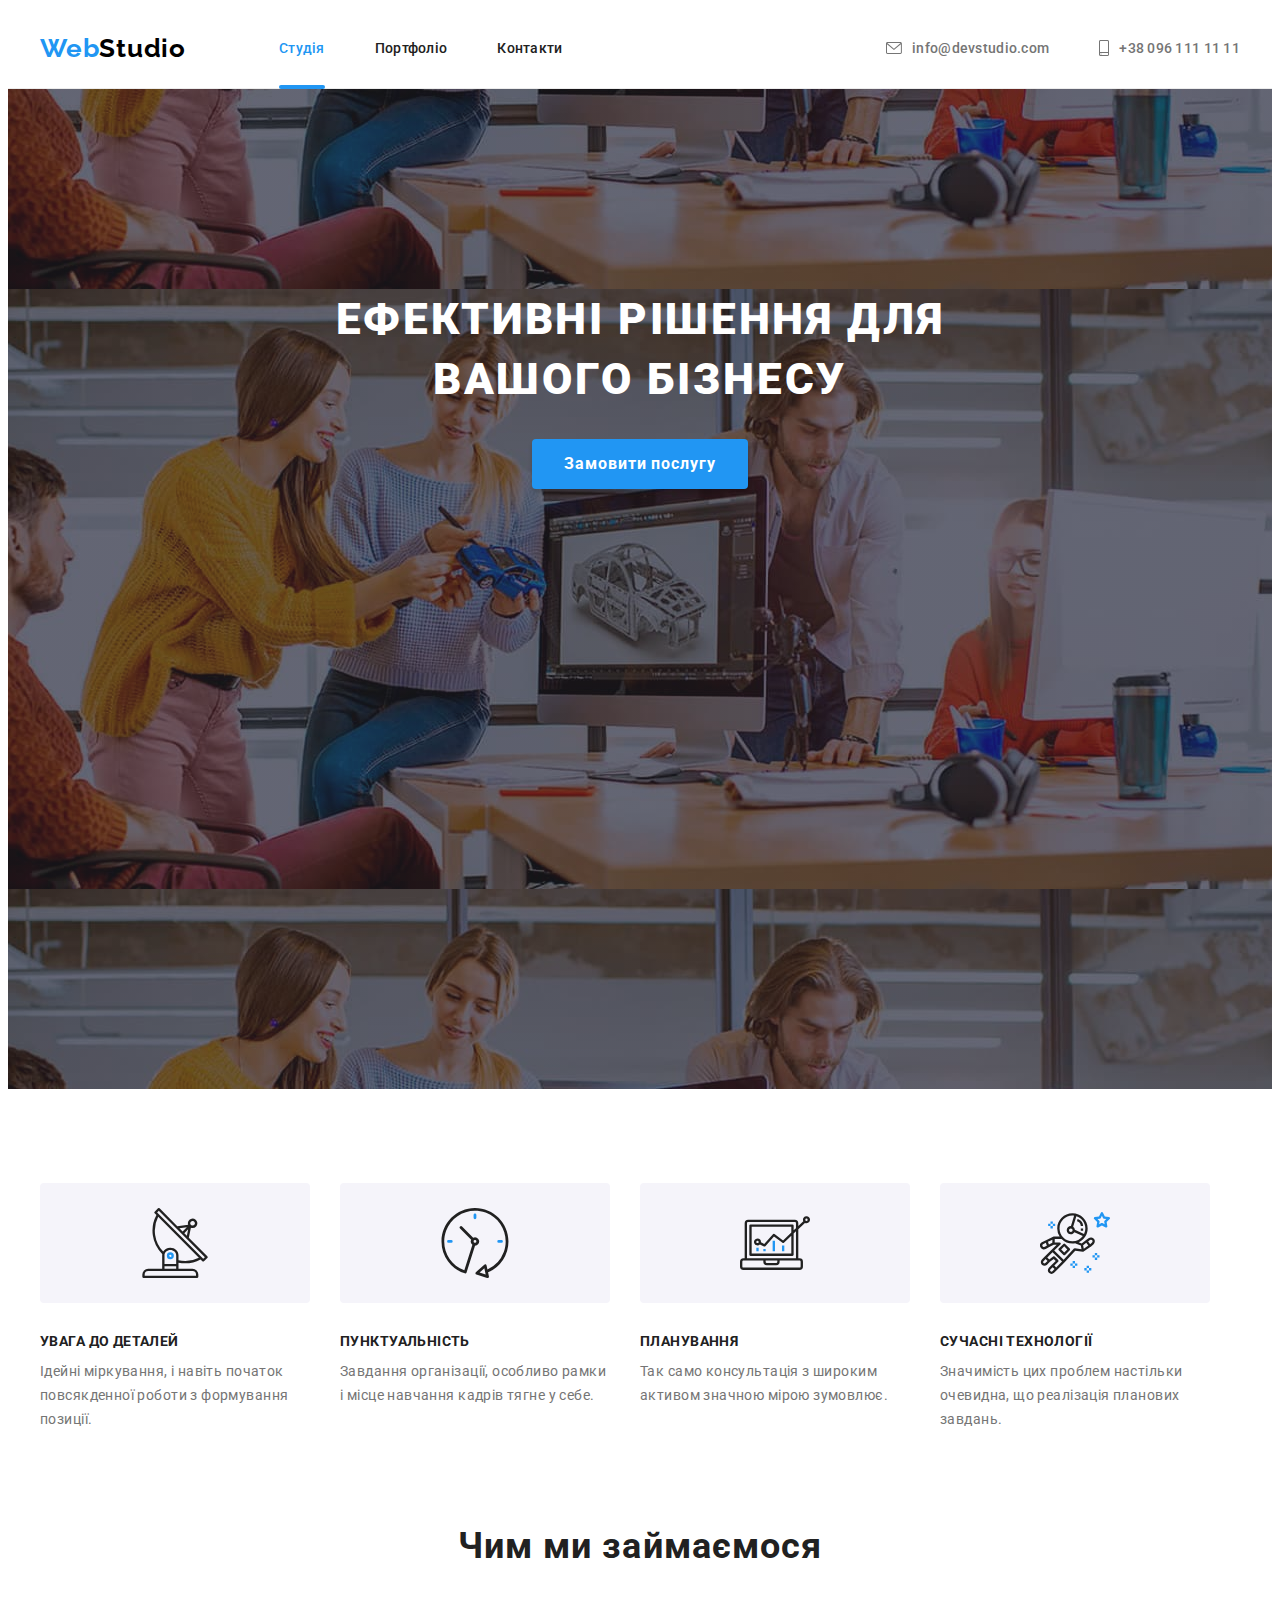
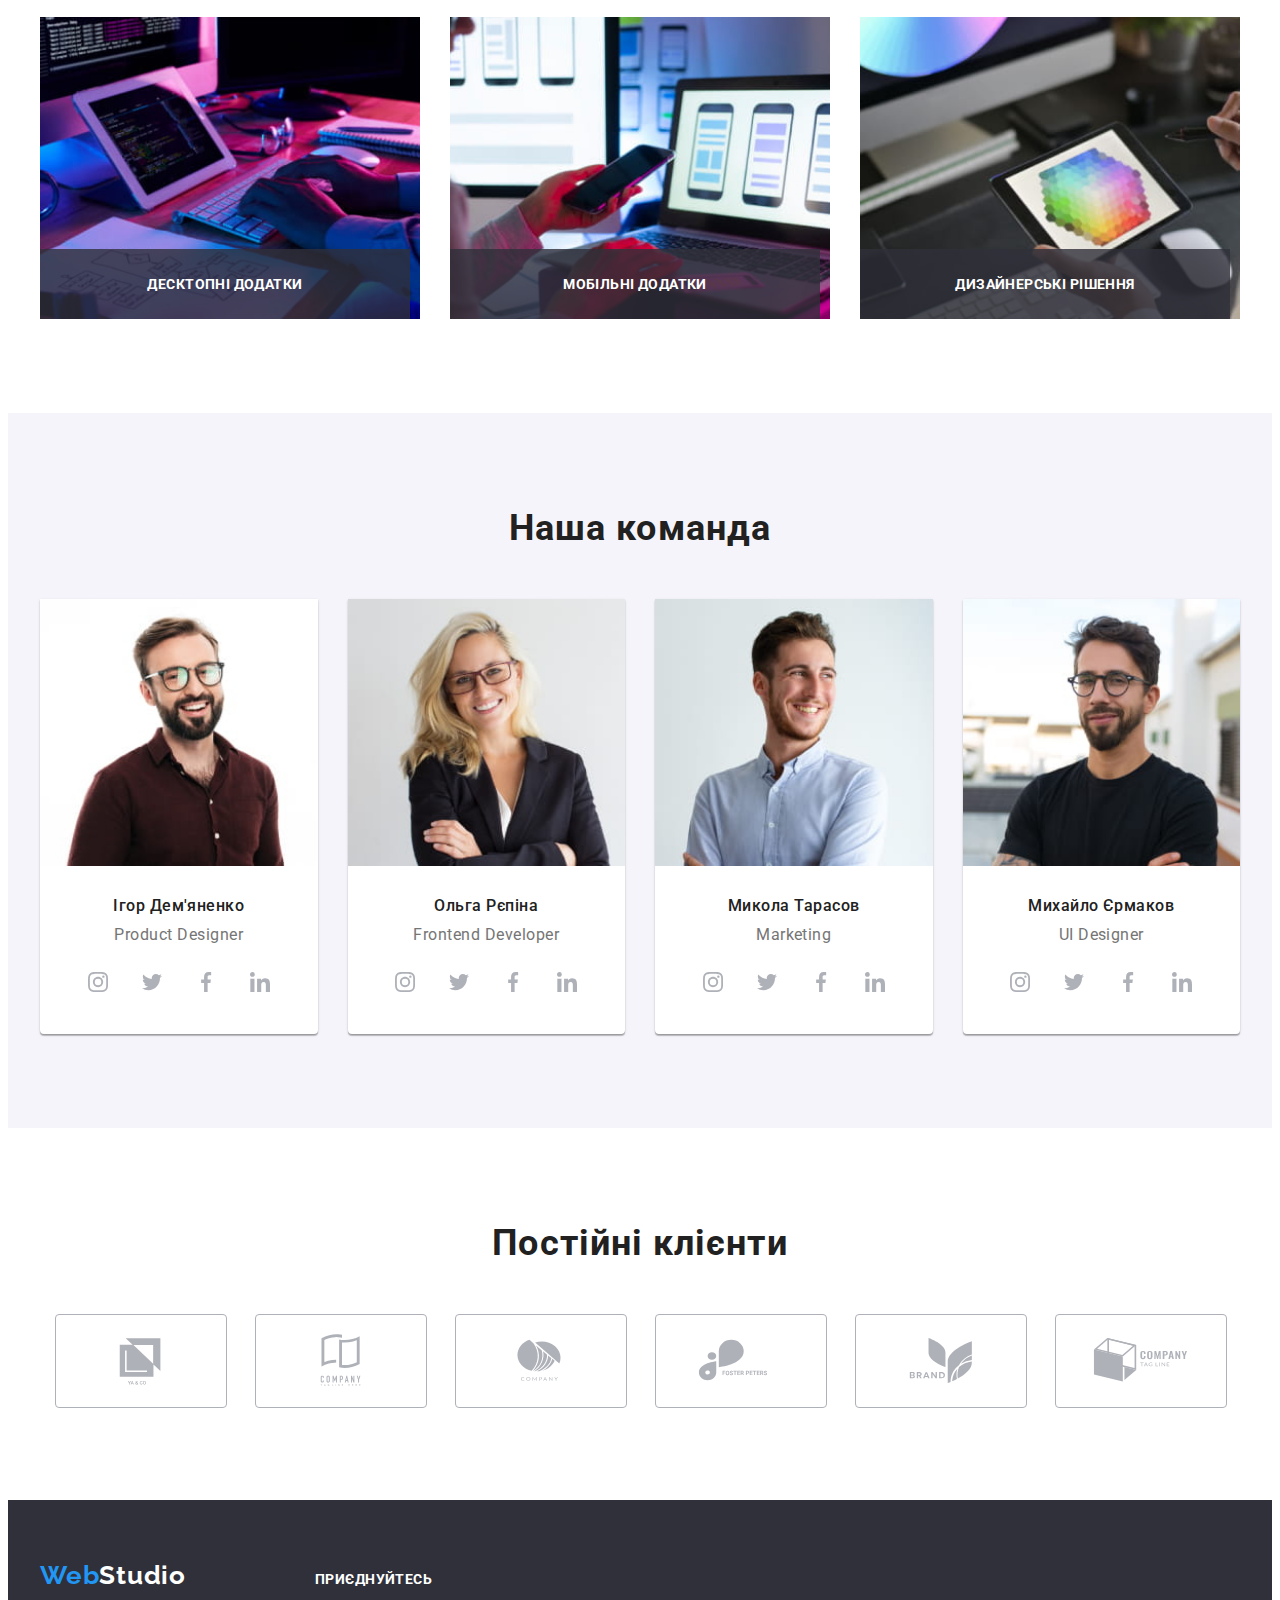
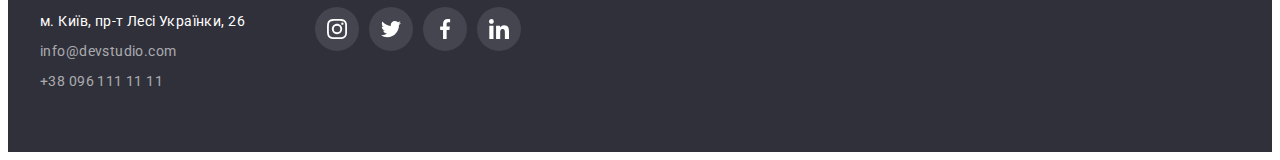
<file: index.html>
<!DOCTYPE html>
<html lang="uk">

<head>
  <meta charset="UTF-8" />
  <meta http-equiv="X-UA-Compatible" content="IE=edge" />
  <meta name="viewport" content="width=device-width, initial-scale=1.0" />
  <title>Web Studio - Студія</title>
  <link rel="preconnect" href="https://fonts.googleapis.com" />
  <link rel="preconnect" href="https://fonts.gstatic.com" crossorigin />
  <link href="https://fonts.googleapis.com/css2?family=Raleway:wght@700&family=Roboto:wght@400;500;700;900&display=swap"
    rel="stylesheet" />
  <link rel="stylesheet" href="https://cdnjs.cloudflare.com/ajax/libs/modern-normalize/1.1.0/modern-normalize.min.css"
    integrity="sha512-wpPYUAdjBVSE4KJnH1VR1HeZfpl1ub8YT/NKx4PuQ5NmX2tKuGu6U/JRp5y+Y8XG2tV+wKQpNHVUX03MfMFn9Q=="
    crossorigin="anonymous" referrerpolicy="no-referrer" />
  <link rel="stylesheet" href="./css/styles.css" type="text/css" />
</head>

<body>
  <header class="header">
    <!-- Навігація -->
    <div class="container">
      <nav class="main-nav">
        <!-- Логотип -->
        <a href="./index.html" lang="en" class="logo">
          <span class="logo-web">Web</span>Studio
        </a>
        <ul class="header-nav list">
          <li class="header-nav-item">
            <a href="./index.html" class="header-nav-link current link">
              Студія</a>
          </li>
          <li class="header-nav-item">
            <a href="./portfolio.html" class="header-nav-link link">
              Портфоліо
            </a>
          </li>
          <li class="header-nav-item">
            <a href="#" class="header-nav-link link">Контакти</a>
          </li>
        </ul>
      </nav>
      <ul class="header-contacts list">
        <li class="header-contact-item">
          <a href="mailto:info@devstudio.com" class="header-contact link">
            <svg class="header-contact-icon" width="16px" height="12px">
              <use href="./images/icons.svg#icon-envelope"></use>
            </svg>
            info@devstudio.com
          </a>
        </li>
        <li class="header-contact-item">
          <a href="tel:+380961111111" class="header-contact link">
            <svg class="header-contact-icon" width="10px" height="16px">
              <use href="./images/icons.svg#icon-smartphone"></use>
            </svg>
            +38 096 111 11 11
          </a>
        </li>
      </ul>
    </div>
  </header>
  <main>
    <!-- Hero -->
    <section class="hero section">
      <div class="container">
        <h1 class="hero-title">Ефективні рішення для вашого бізнесу</h1>
        <button type="button" class="hero-button" data-modal-open>Замовити послугу</button>
      </div>
    </section>
    <!-- Переваги -->
    <section class="advantages section">
      <div class="container">
        <h2 class="visually-hidden">Наші переваги</h2>
        <ul class="advantages-list list">
          <li class="advantages-item">
            <div class="advantages-container">
              <svg class="advantages-icon" width="70px" height="70px">
                <use href="./images/icons.svg#icon-antenna"></use>
              </svg>
            </div>
            <h3 class="advantages-title">Увага до деталей</h3>
            <p class="advantages-text">
              Ідейні міркування, і навіть початок повсякденної роботи з
              формування позиції.
            </p>
          </li>
          <li class="advantages-item">
            <div class="advantages-container">
              <svg class="advantages-icon" width="70px" height="70px">
                <use href="./images/icons.svg#icon-clock"></use>
              </svg>
            </div>
            <h3 class="advantages-title">Пунктуальність</h3>
            <p class="advantages-text">
              Завдання організації, особливо рамки і місце навчання кадрів
              тягне у себе.
            </p>
          </li>
          <li class="advantages-item">
            <div class="advantages-container">
              <svg class="advantages-icon" width="70px" height="70px">
                <use href="./images/icons.svg#icon-diagram"></use>
              </svg>
            </div>
            <h3 class="advantages-title">Планування</h3>
            <p class="advantages-text">
              Так само консультація з широким активом значною мірою зумовлює.
            </p>
          </li>
          <li class="advantages-item">
            <div class="advantages-container">
              <svg class="advantages-icon" width="70px" height="70px">
                <use href="./images/icons.svg#icon-astronaut"></use>
              </svg>
            </div>
            <h3 class="advantages-title">Сучасні технології</h3>
            <p class="advantages-text">
              Значимість цих проблем настільки очевидна, що реалізація
              планових завдань.
            </p>
          </li>
        </ul>
      </div>
    </section>
    <!-- Чим ми займаємося -->
    <section class="speciality section">
      <div class="container">
        <h2 class="speciality-title section-title">Чим ми займаємося</h2>
        <ul class="speciality-list list">
          <li class="speciality-item">
            <div class="speciality-thumb">
              <img src="./images/coder.jpg" alt="Програміст, який працює за робочим столом в офісі" width="370"
                height="294" class="speciality-img img" />
              <p class="speciality-text">Десктопні додатки</p>
            </div>
          </li>
          <li class="speciality-item">
            <div class="speciality-thumb">
              <img src="./images/ui-designer.jpg"
                alt="Юай-дизайнер з телефоном в руці переглядає макети веб-інтерфейсу на ноутбуці" width="370"
                height="294" class="speciality-img img" />
              <p class="speciality-text">Мобільні додатки</p>
            </div>
          </li>
          <li class="speciality-item">
            <div class="speciality-thumb">
              <img src="./images/artist.jpg"
                alt="Творчий художник веб-дизайну тримає графічний планшет із палітрою кольорів" width="370"
                height="294" class="speciality-img img" />
              <p class="speciality-text">Дизайнерські рішення</p>
            </div>
          </li>
        </ul>
      </div>
    </section>
    <!-- Команда -->
    <section class="team section">
      <div class="container">
        <h2 class="team-title section-title">Наша команда</h2>
        <ul class="team-list list">
          <li class="team-card">
            <img src="./images/igor.jpg"
              alt="Молодий білий чоловік з темним коротким волоссям і короткою бородою в окулярах та темно-бордовій сорочці"
              width="270" height="260" class="team-member-img img" />
            <div class="team-member-footer">
              <h3 class="team-member">Ігор Дем'яненко</h3>
              <p class="team-member-position">Product Designer</p>
              <ul class="team-socials">
                <li class="team-social-item">
                  <a href="#" target="_blank" rel="nofollow noreferrer noopener" class="team-social-link link">
                    <svg class="team-social-icon" width="20" height="20">
                      <use href="./images/icons.svg#icon-instagram"></use>
                    </svg>
                  </a>
                </li>
                <li class="team-social-item">
                  <a href="#" target="_blank" rel="nofollow noreferrer noopener" class="team-social-link link">
                    <svg class="team-social-icon" width="20" height="20">
                      <use href="./images/icons.svg#icon-twitter"></use>
                    </svg>
                  </a>
                </li>
                <li class="team-social-item">
                  <a href="#" target="_blank" rel="nofollow noreferrer noopener" class="team-social-link link">
                    <svg class="team-social-icon" width="20" height="20">
                      <use href="./images/icons.svg#icon-facebook"></use>
                    </svg>
                  </a>
                </li>
                <li class="team-social-item">
                  <a href="#" target="_blank" rel="nofollow noreferrer noopener" class="team-social-link link">
                    <svg class="team-social-icon" width="20" height="20">
                      <use href="./images/icons.svg#icon-linkedin"></use>
                    </svg>
                  </a>
                </li>
              </ul>
            </div>
          </li>
          <li class="team-card">
            <img src="./images/olga.jpg" alt="Молода біла жінка з довгим білявим волоссям в окулярах та чорному піджаку"
              width="270" height="260" class="team-member-img img" />
            <div class="team-member-footer">
              <h3 class="team-member">Ольга Рєпіна</h3>
              <p class="team-member-position">Frontend Developer</p>
              <ul class="team-socials">
                <li class="team-social-item">
                  <a href="#" target="_blank" rel="nofollow noreferrer noopener" class="team-social-link link">
                    <svg class="team-social-icon" width="20" height="20">
                      <use href="./images/icons.svg#icon-instagram"></use>
                    </svg>
                  </a>
                </li>
                <li class="team-social-item">
                  <a href="#" target="_blank" rel="nofollow noreferrer noopener" class="team-social-link link">
                    <svg class="team-social-icon" width="20" height="20">
                      <use href="./images/icons.svg#icon-twitter"></use>
                    </svg>
                  </a>
                </li>
                <li class="team-social-item">
                  <a href="#" target="_blank" rel="nofollow noreferrer noopener" class="team-social-link link">
                    <svg class="team-social-icon" width="20" height="20">
                      <use href="./images/icons.svg#icon-facebook"></use>
                    </svg>
                  </a>
                </li>
                <li class="team-social-item">
                  <a href="#" target="_blank" rel="nofollow noreferrer noopener" class="team-social-link link">
                    <svg class="team-social-icon" width="20" height="20">
                      <use href="./images/icons.svg#icon-linkedin"></use>
                    </svg>
                  </a>
                </li>
              </ul>
            </div>
          </li>
          <li class="team-card">
            <img src="./images/mykola.jpg"
              alt="Молодий білий чоловік з русявим волоссям та короткою бородою в блакитній сорочці" width="270"
              height="260" class="team-member-img img" />
            <div class="team-member-footer">
              <h3 class="team-member">Микола Тарасов</h3>
              <p class="team-member-position">Marketing</p>
              <ul class="team-socials">
                <li class="team-social-item">
                  <a href="#" target="_blank" rel="nofollow noreferrer noopener" class="team-social-link link">
                    <svg class="team-social-icon" width="20" height="20">
                      <use href="./images/icons.svg#icon-instagram"></use>
                    </svg>
                  </a>
                </li>
                <li class="team-social-item">
                  <a href="#" target="_blank" rel="nofollow noreferrer noopener" class="team-social-link link">
                    <svg class="team-social-icon" width="20" height="20">
                      <use href="./images/icons.svg#icon-twitter"></use>
                    </svg>
                  </a>
                </li>
                <li class="team-social-item">
                  <a href="#" target="_blank" rel="nofollow noreferrer noopener" class="team-social-link link">
                    <svg class="team-social-icon" width="20" height="20">
                      <use href="./images/icons.svg#icon-facebook"></use>
                    </svg>
                  </a>
                </li>
                <li class="team-social-item">
                  <a href="#" target="_blank" rel="nofollow noreferrer noopener" class="team-social-link link">
                    <svg class="team-social-icon" width="20" height="20">
                      <use href="./images/icons.svg#icon-linkedin"></use>
                    </svg>
                  </a>
                </li>
              </ul>
            </div>
          </li>
          <li class="team-card">
            <img src="./images/mykhailo.jpg"
              alt="Молодий білий чоловік з темним коротким волоссям і короткою бородою в окулярах та чорній футболці"
              width="270" height="260" class="team-member-img img" />
            <div class="team-member-footer">
              <h3 class="team-member">Михайло Єрмаков</h3>
              <p class="team-member-position">UI Designer</p>
              <ul class="team-socials">
                <li class="team-social-item">
                  <a href="#" target="_blank" rel="nofollow noreferrer noopener" class="team-social-link link">
                    <svg class="team-social-icon" width="20" height="20">
                      <use href="./images/icons.svg#icon-instagram"></use>
                    </svg>
                  </a>
                </li>
                <li class="team-social-item">
                  <a href="#" target="_blank" rel="nofollow noreferrer noopener" class="team-social-link link">
                    <svg class="team-social-icon" width="20" height="20">
                      <use href="./images/icons.svg#icon-twitter"></use>
                    </svg>
                  </a>
                </li>
                <li class="team-social-item">
                  <a href="#" target="_blank" rel="nofollow noreferrer noopener" class="team-social-link link">
                    <svg class="team-social-icon" width="20" height="20">
                      <use href="./images/icons.svg#icon-facebook"></use>
                    </svg>
                  </a>
                </li>
                <li class="team-social-item">
                  <a href="#" target="_blank" rel="nofollow noreferrer noopener" class="team-social-link link">
                    <svg class="team-social-icon" width="20" height="20">
                      <use href="./images/icons.svg#icon-linkedin"></use>
                    </svg>
                  </a>
                </li>
              </ul>
            </div>
          </li>
        </ul>
      </div>
    </section>
    <!-- Клієнти -->
    <section class="clients section">
      <h2 class="clients-title section-title">Постійні клієнти</h2>
      <ul class="clients-list list">
        <li class="clients-list-item">
          <a href="#" class="client-link link">
            <svg class="client-icon" width="106" height="60">
              <use href="./images/icons.svg#icon-yaco"></use>
            </svg>
          </a>
        </li>
        <li class="clients-list-item">
          <a href="#" class="client-link link">
            <svg class="client-icon" width="106" height="60">
              <use href="./images/icons.svg#icon-tagline"></use>
            </svg>
          </a>
        </li>
        <li class="clients-list-item">
          <a href="#" class="client-link link">
            <svg class="client-icon" width="106" height="60">
              <use href="./images/icons.svg#icon-onion"></use>
            </svg>
          </a>
        </li>
        <li class="clients-list-item">
          <a href="#" class="client-link link">
            <svg class="client-icon" width="106" height="60">
              <use href="./images/icons.svg#icon-foster-peters"></use>
            </svg>
          </a>
        </li>
        <li class="clients-list-item">
          <a href="#" class="client-link link">
            <svg class="client-icon" width="106" height="60">
              <use href="./images/icons.svg#icon-brand"></use>
            </svg>
          </a>
        </li>
        <li class="clients-list-item">
          <a href="#" class="client-link link">
            <svg class="client-icon" width="106" height="60">
              <use href="./images/icons.svg#icon-cube"></use>
            </svg>
          </a>
        </li>
      </ul>
    </section>
  </main>
  <!-- Підвал -->
  <footer class="footer">
    <div class="container">
      <div class="footer-contacts">
        <a href="./index.html" lang="en" class="footer-logo logo-link">
          <span class="logo-web">Web</span>Studio
        </a>
        <address>
          <ul class="footer-contacts-list list">
            <li class="footer-contact-item">
              <a href="https://goo.gl/maps/NJSrtaBUTpCPPySD8" rel="nofollow noreferrer noopener"
                class="footer-contact address link">
                м. Київ, пр-т Лесі Українки, 26
              </a>
            </li>
            <li class="footer-contact-item">
              <a href="mailto:info@devstudio.com" class="footer-contact link">
                info@devstudio.com
              </a>
            </li>
            <li class="footer-contact-item">
              <a href="tel:+380961111111" class="footer-contact link">
                +38 096 111 11 11
              </a>
            </li>
          </ul>
        </address>
      </div>
      <div class="futer-social">
        <b class="footer-social-title">Приєднуйтесь</b>
        <ul class="footer-social-list">
          <li class="footer-social-item">
            <a href="#" target="_blank" rel="nofollow noreferrer noopener" class="footer-social-link">
              <svg class="footer-social-icon" width="20" height="20">
                <use href="./images/icons.svg#icon-instagram"></use>
              </svg>
            </a>
          </li>
          <li class="footer-social-item">
            <a href="#" target="_blank" rel="nofollow noreferrer noopener" class="footer-social-link">
              <svg class="footer-social-icon" width="20" height="20">
                <use href="./images/icons.svg#icon-twitter"></use>
              </svg>
            </a>
          </li>
          <li class="footer-social-item">
            <a href="#" target="_blank" rel="nofollow noreferrer noopener" class="footer-social-link">
              <svg class="footer-social-icon" width="20" height="20">
                <use href="./images/icons.svg#icon-facebook"></use>
              </svg>
            </a>
          </li>
          <li class="footer-social-item">
            <a href="#" target="_blank" rel="nofollow noreferrer noopener" class="footer-social-link">
              <svg class="footer-social-icon" width="20" height="20">
                <use href="./images/icons.svg#icon-linkedin"></use>
              </svg>
            </a>
          </li>
        </ul>
      </div>
    </div>
  </footer>
  <!-- Модальне вікно -->
  <div class="backdrop is-hidden" data-modal>
    <div class="modal">
      <button type="button" class="modal-close" data-modal-close>
        <svg class="modal-close-icon" width="18" height="18">
          <use href="./images/icons.svg#icon-close-black"></use>
        </svg>
      </button>
    </div>
  </div>
  <script src="./js/modal.js"></script>
</body>

</html>
</file>
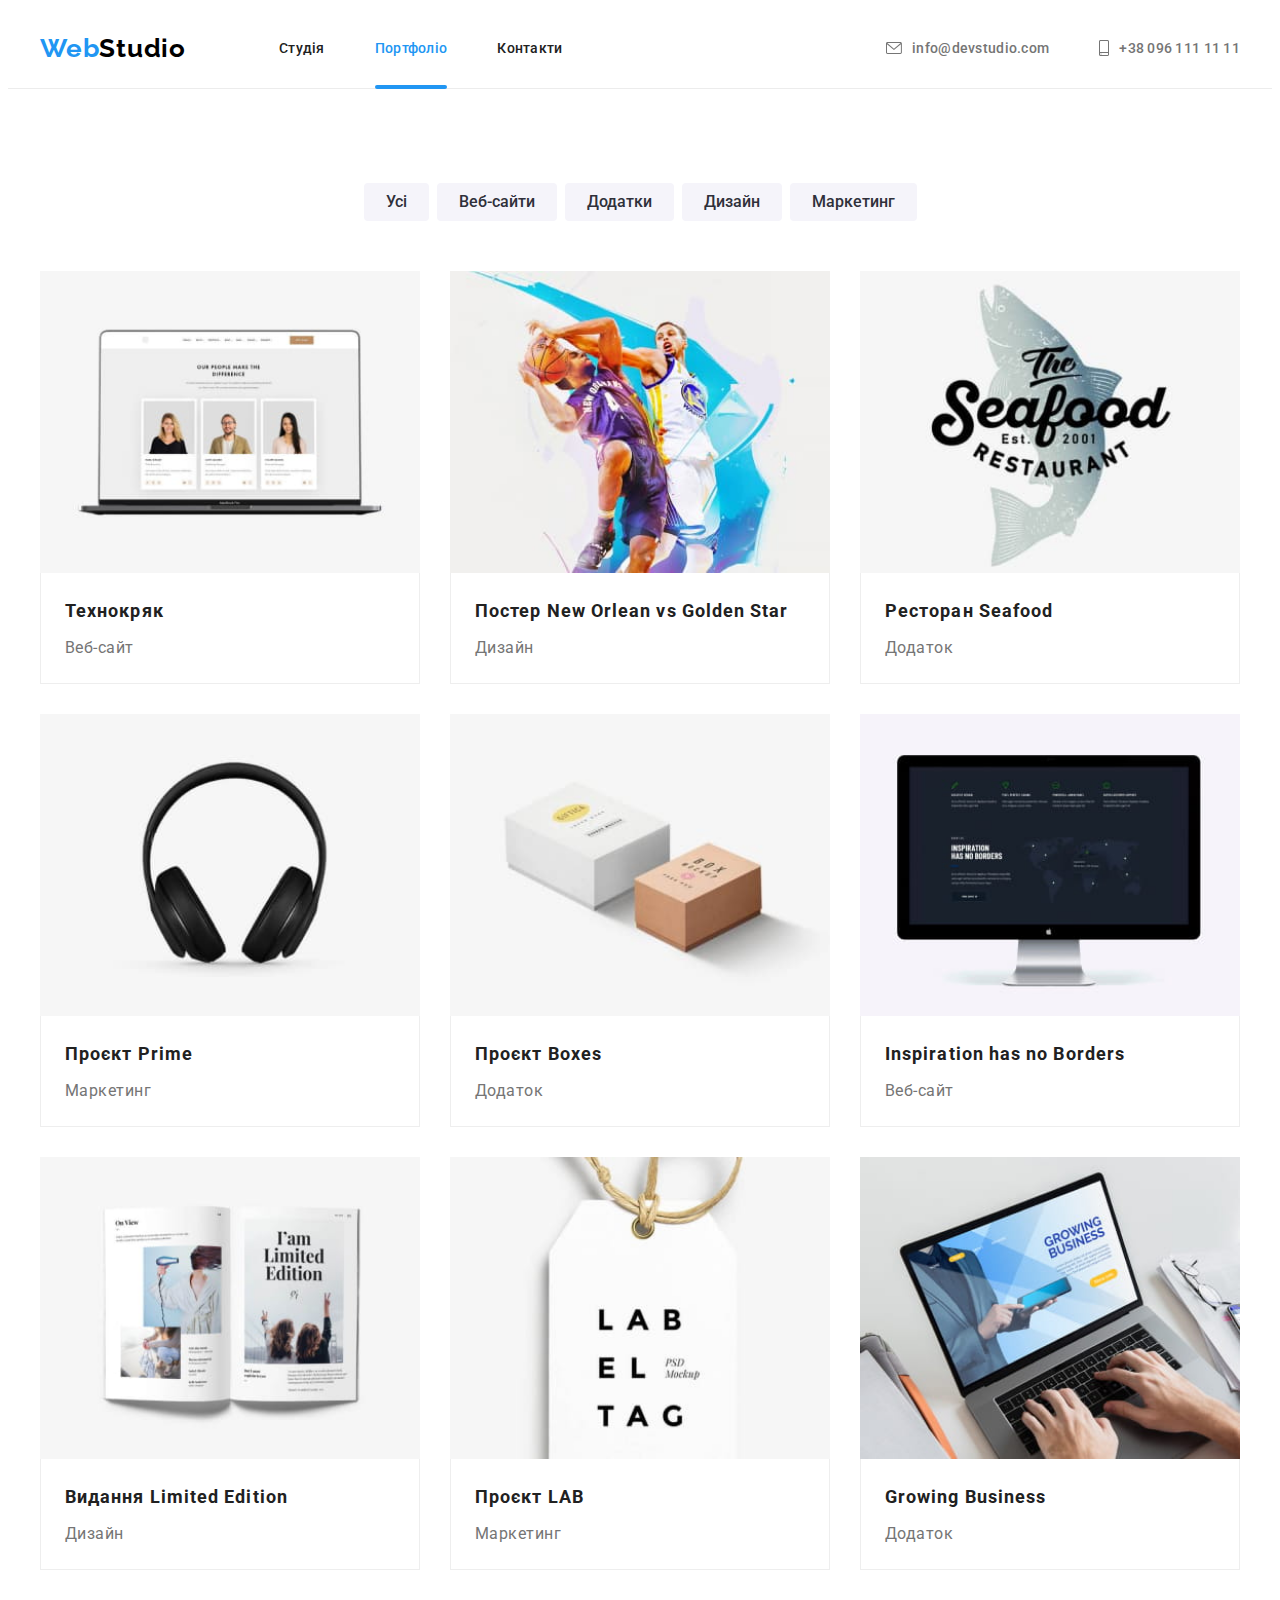
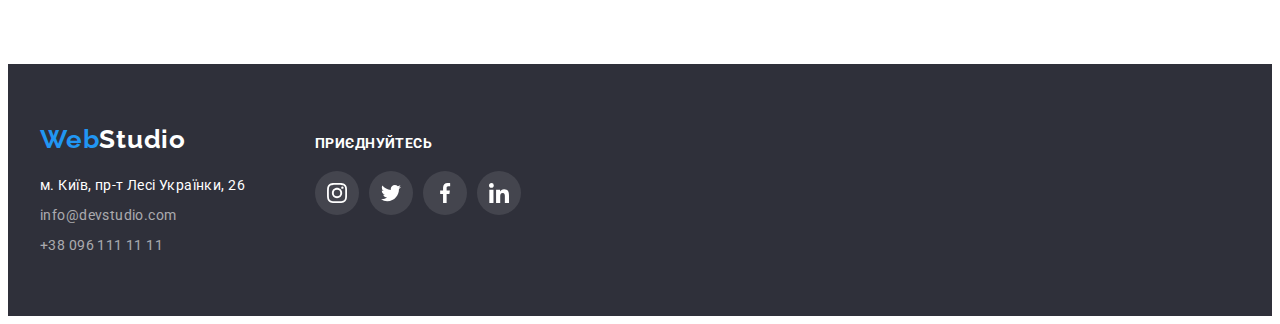
<file: portfolio.html>
<!DOCTYPE html>
<html lang="uk">

<head>
  <meta charset="UTF-8" />
  <meta http-equiv="X-UA-Compatible" content="IE=edge" />
  <meta name="viewport" content="width=device-width, initial-scale=1.0" />
  <title>Web Studio - Портфоліо</title>
  <link rel="preconnect" href="https://fonts.googleapis.com" />
  <link rel="preconnect" href="https://fonts.gstatic.com" crossorigin />
  <link href="https://fonts.googleapis.com/css2?family=Raleway:wght@700&family=Roboto:wght@400;500;700;900&display=swap"
    rel="stylesheet" />
  <link rel="stylesheet" href="https://cdnjs.cloudflare.com/ajax/libs/modern-normalize/1.1.0/modern-normalize.min.css"
    integrity="sha512-wpPYUAdjBVSE4KJnH1VR1HeZfpl1ub8YT/NKx4PuQ5NmX2tKuGu6U/JRp5y+Y8XG2tV+wKQpNHVUX03MfMFn9Q=="
    crossorigin="anonymous" referrerpolicy="no-referrer" />
  <link rel="stylesheet" href="./css/styles.css" type="text/css" />
</head>

<body>
  <header class="header">
    <!-- Навігація -->
    <div class="container">
      <nav class="main-nav">
        <!-- Логотип -->
        <a href="./index.html" lang="en" class="logo">
          <span class="logo-web">Web</span>Studio
        </a>
        <ul class="header-nav list">
          <li class="header-nav-item">
            <a href="./index.html" class="header-nav-link link">
              Студія</a>
          </li>
          <li class="header-nav-item">
            <a href="./portfolio.html" class="header-nav-link current link">
              Портфоліо
            </a>
          </li>
          <li class="header-nav-item">
            <a href="#" class="header-nav-link link">Контакти</a>
          </li>
        </ul>
      </nav>
      <ul class="header-contacts list">
        <li class="header-contact-item">
          <a href="mailto:info@devstudio.com" class="header-contact link">
            <svg class="header-contact-icon" width="16px" height="12px">
              <use href="./images/icons.svg#icon-envelope"></use>
            </svg>
            info@devstudio.com
          </a>
        </li>
        <li class="header-contact-item">
          <a href="tel:+380961111111" class="header-contact link">
            <svg class="header-contact-icon" width="10px" height="16px">
              <use href="./images/icons.svg#icon-smartphone"></use>
            </svg>
            +38 096 111 11 11
          </a>
        </li>
      </ul>
    </div>
  </header>
  <main>
    <section class="section">
      <div class="container">
        <h1 class="visually-hidden">Портфоліо</h1>
        <!-- Кнопки фільтру -->
        <ul class="filter-list list">
          <li><button type="button" class="filter-button">Усі</button></li>
          <li>
            <button type="button" class="filter-button">Веб-сайти</button>
          </li>
          <li>
            <button type="button" class="filter-button">Додатки</button>
          </li>
          <li><button type="button" class="filter-button">Дизайн</button></li>
          <li>
            <button type="button" class="filter-button">Маркетинг</button>
          </li>
        </ul>
        <!-- Картки портфоліо -->
        <ul class="portfolio-list list">
          <li class="portfolio-card">
            <a href="#" class="portfolio-card-link link">
              <div class="portfolio-card-thumb">
                <img src="./images/technocrjak.jpg" alt="відкритий ноутбук" width="370" height="294"
                  class="portfolio-card-img img" />
                <p class="portfolio-thumb-overlay">Ресурс пропонує комплексні пропозиції з різним рівнем функціоналу та
                  сервісів. Все це дозволить відвідувачу отримати вичерпні відомості про компанію чи приватну особу.</p>
              </div>
              <div class="portfolio-card-footer">
                <h2 class="portfolio-card-title">Технокряк</h2>
                <p class="portfolio-card-text">Веб-сайт</p>
              </div>
            </a>
          </li>
          <li class="portfolio-card">
            <a href="#" class="portfolio-card-link link">
              <div class="portfolio-card-thumb">
                <img src="./images/basketball.jpg" alt="двоє баскетболістів з м'ячем" width="370" height="294"
                  class="portfolio-card-img img" />
                <p class="portfolio-thumb-overlay">Ресурс пропонує комплексні пропозиції з різним рівнем функціоналу та
                  сервісів. Все це дозволить відвідувачу отримати вичерпні відомості про компанію чи приватну особу.</p>
              </div>
              <div class="portfolio-card-footer">
                <h2 class="portfolio-card-title">
                  Постер New Orlean vs Golden Star
                </h2>
                <p class="portfolio-card-text">Дизайн</p>
              </div>
            </a>
          </li>
          <li class="portfolio-card">
            <a href="#" class="portfolio-card-link link">
              <div class="portfolio-card-thumb">
                <img src="./images/seafood.jpg" alt="напис сіфуд ресторан на фоні лосося" width="370" height="294"
                  class="portfolio-card-img img" />
                <p class="portfolio-thumb-overlay">Ресурс пропонує комплексні пропозиції з різним рівнем функціоналу та
                  сервісів. Все це дозволить відвідувачу отримати вичерпні відомості про компанію чи приватну особу.</p>
              </div>
              <div class="portfolio-card-footer">
                <h2 class="portfolio-card-title">Ресторан Seafood</h2>
                <p class="portfolio-card-text">Додаток</p>
              </div>
            </a>
          </li>
          <li class="portfolio-card">
            <a href="#" class="portfolio-card-link link">
              <div class="portfolio-card-thumb">
                <img src="./images/prime.jpg" alt="навушники" width="370" height="294" class="portfolio-card-img img" />
                <p class="portfolio-thumb-overlay">Ресурс пропонує комплексні пропозиції з різним рівнем функціоналу та
                  сервісів. Все це дозволить відвідувачу отримати вичерпні відомості про компанію чи приватну особу.</p>
              </div>
              <div class="portfolio-card-footer">
                <h2 class="portfolio-card-title">Проєкт Prime</h2>
                <p class="portfolio-card-text">Маркетинг</p>
              </div>
            </a>
          </li>
          <li class="portfolio-card">
            <a href="#" class="portfolio-card-link link">
              <div class="portfolio-card-thumb">
                <img src="./images/boxes.jpg" alt="дві коробки" width="370" height="294"
                  class="portfolio-card-img img" />
                <p class="portfolio-thumb-overlay">Ресурс пропонує комплексні пропозиції з різним рівнем функціоналу та
                  сервісів. Все це дозволить відвідувачу отримати вичерпні відомості про компанію чи приватну особу.</p>
              </div>
              <div class="portfolio-card-footer">
                <h2 class="portfolio-card-title">Проєкт Boxes</h2>
                <p class="portfolio-card-text">Додаток</p>
              </div>
            </a>
          </li>
          <li class="portfolio-card">
            <a href="#" class="portfolio-card-link link">
              <div class="portfolio-card-thumb">
                <img src="./images/no-borders.jpg" alt="епл монітор з картою світу" width="370" height="294"
                  class="portfolio-card-img img" />
                <p class="portfolio-thumb-overlay">Ресурс пропонує комплексні пропозиції з різним рівнем функціоналу та
                  сервісів. Все це дозволить відвідувачу отримати вичерпні відомості про компанію чи приватну особу.</p>
              </div>
              <div class="portfolio-card-footer">
                <h2 class="portfolio-card-title">
                  Inspiration has no Borders
                </h2>
                <p class="portfolio-card-text">Веб-сайт</p>
              </div>
            </a>
          </li>
          <li class="portfolio-card">
            <a href="#" class="portfolio-card-link link">
              <div class="portfolio-card-thumb">
                <img src="./images/limited-edition.jpg" alt="розгорнутий журнал" width="370" height="294"
                  class="portfolio-card-img img" />
                <p class="portfolio-thumb-overlay">Ресурс пропонує комплексні пропозиції з різним рівнем функціоналу та
                  сервісів. Все це дозволить відвідувачу отримати вичерпні відомості про компанію чи приватну особу.</p>
              </div>
              <div class="portfolio-card-footer">
                <h2 class="portfolio-card-title">Видання Limited Edition</h2>
                <p class="portfolio-card-text">Дизайн</p>
              </div>
            </a>
          </li>
          <li class="portfolio-card">
            <a href="#" class="portfolio-card-link link">
              <div class="portfolio-card-thumb">
                <img src="./images/lab.jpg" alt="бірка з написом лейбел тег" width="370" height="294"
                  class="portfolio-card-img img" />
                <p class="portfolio-thumb-overlay">Ресурс пропонує комплексні пропозиції з різним рівнем функціоналу та
                  сервісів. Все це дозволить відвідувачу отримати вичерпні відомості про компанію чи приватну особу.</p>
              </div>
              <div class="portfolio-card-footer">
                <h2 class="portfolio-card-title">Проєкт LAB</h2>
                <p class="portfolio-card-text">Маркетинг</p>
              </div>
            </a>
          </li>
          <li class="portfolio-card">
            <a href="#" class="portfolio-card-link link">
              <div class="portfolio-card-thumb">
                <img src="./images/business.jpg" alt="чоловічі руки друкують за відкритим ноутбуком" width="370"
                  height="294" class="portfolio-card-img img" />
                <p class="portfolio-thumb-overlay">Ресурс пропонує комплексні пропозиції з різним рівнем функціоналу та
                  сервісів. Все це дозволить відвідувачу отримати вичерпні відомості про компанію чи приватну особу.</p>
              </div>
              <div class="portfolio-card-footer">
                <h2 class="portfolio-card-title">Growing Business</h2>
                <p class="portfolio-card-text">Додаток</p>
              </div>
            </a>
          </li>
        </ul>
      </div>
    </section>
  </main>
  <!-- Підвал -->
  <footer class="footer">
    <div class="container">
      <div class="footer-contacts">
        <a href="./index.html" lang="en" class="footer-logo logo-link">
          <span class="logo-web">Web</span>Studio
        </a>
        <address>
          <ul class="footer-contacts-list list">
            <li class="footer-contact-item">
              <a href="https://goo.gl/maps/NJSrtaBUTpCPPySD8" rel="nofollow noreferrer noopener"
                class="footer-contact address link">
                м. Київ, пр-т Лесі Українки, 26
              </a>
            </li>
            <li class="footer-contact-item">
              <a href="mailto:info@devstudio.com" class="footer-contact link">
                info@devstudio.com
              </a>
            </li>
            <li class="footer-contact-item">
              <a href="tel:+380961111111" class="footer-contact link">
                +38 096 111 11 11
              </a>
            </li>
          </ul>
        </address>
      </div>
      <div class="futer-social">
        <b class="footer-social-title">Приєднуйтесь</b>
        <ul class="footer-social-list">
          <li class="footer-social-item">
            <a href="#" target="_blank" rel="nofollow noreferrer noopener" class="footer-social-link">
              <svg class="footer-social-icon" width="20" height="20">
                <use href="./images/icons.svg#icon-instagram"></use>
              </svg>
            </a>
          </li>
          <li class="footer-social-item">
            <a href="#" target="_blank" rel="nofollow noreferrer noopener" class="footer-social-link">
              <svg class="footer-social-icon" width="20" height="20">
                <use href="./images/icons.svg#icon-twitter"></use>
              </svg>
            </a>
          </li>
          <li class="footer-social-item">
            <a href="#" target="_blank" rel="nofollow noreferrer noopener" class="footer-social-link">
              <svg class="footer-social-icon" width="20" height="20">
                <use href="./images/icons.svg#icon-facebook"></use>
              </svg>
            </a>
          </li>
          <li class="footer-social-item">
            <a href="#" target="_blank" rel="nofollow noreferrer noopener" class="footer-social-link">
              <svg class="footer-social-icon" width="20" height="20">
                <use href="./images/icons.svg#icon-linkedin"></use>
              </svg>
            </a>
          </li>
        </ul>
      </div>
    </div>
  </footer>
</body>

</html>
</file>
<file: css/styles.css>
/* Primary Background #FFFFFF */
/* Secondary Background #2F303A */
/* Team Section Background #F5F4FA */
/* Accent #2196F3 */
/* Primary Text #757575 */
/* Secondary Text #212121 */
/* Footer Contacts rgba(255, 255, 255, 0.6); */
/* Filter Button #F5F4FA */
/* Hero Button Active #188CE8 */
/* Header Border #ECECEC */
/* Portfolio Card Border #EEEEEE */
/* Portfolio Card Overlay Background rgba(33, 150, 243, 0.9); */
/* Icons #AFB1B8 */
/* Footer Social Links Background rgba(255, 255, 255, 0.1); */
/* Hero Background Overlay rgba(47, 48, 58, 0.4); */
/* Speciality Overlay rgba(47, 48, 58, 0.8); */
/* Modal window Backdrop rgba(0, 0, 0, 0.2); */
/* Transition Duration & Timing-function  250ms cubic-bezier(0.4, 0, 0.2, 1) */
/* Team Card Shadow 0px 1px 3px rgba(0, 0, 0, 0.12),
                    0px 1px 1px rgba(0, 0, 0, 0.14),
                    0px 2px 1px rgba(0, 0, 0, 0.2); */
/* Filter Button Shadow 0px 3px 1px rgba(0, 0, 0, 0.1),
                        0px 1px 2px rgba(0, 0, 0, 0.08),
                        0px 2px 2px rgba(0, 0, 0, 0.12); */
/* Portfolio Card Shadow  0px 1px 1px rgba(0, 0, 0, 0.12),
                          0px 4px 4px rgba(0, 0, 0, 0.06),
                          1px 4px 6px rgba(0, 0, 0, 0.16); */

:root {
  --background-primary: #ffffff;
  --background-secondary: #2f303a;
  --background-button-and-team: #f5f4fa;
  --text-primary: #757575;
  --text-secondary: #212121;
  --text-footer-contacts: rgba(255, 255, 255, 0.6);
  --accent: #2196f3;
  --header-logo-color: #000000;
  --hero-button-active: #188ce8;
  --header-border: #ECECEC;
  --portfolio-card-border: #EEEEEE;
  --portfolio-overlay-background: rgba(33, 150, 243, 0.9);
  --icons: #AFB1B8;
  --footer-social: rgba(255, 255, 255, 0.1);
  --hero-overlay: rgba(47, 48, 58, 0.4);
  --speciality-overlay: rgba(47, 48, 58, 0.8);
  --backdrop: rgba(0, 0, 0, 0.2);
  --team-shadow: 0px 1px 3px rgba(0, 0, 0, 0.12),
    0px 1px 1px rgba(0, 0, 0, 0.14),
    0px 2px 1px rgba(0, 0, 0, 0.2);
  --filter-shadow: 0px 3px 1px rgba(0, 0, 0, 0.1),
    0px 1px 2px rgba(0, 0, 0, 0.08),
    0px 2px 2px rgba(0, 0, 0, 0.12);
  --portfolio-shadow: 0px 1px 1px rgba(0, 0, 0, 0.12),
    0px 4px 4px rgba(0, 0, 0, 0.06),
    1px 4px 6px rgba(0, 0, 0, 0.16);
  --transition: 250ms cubic-bezier(0.4, 0, 0.2, 1);
}

body {
  background-color: var(--background-primary);
  color: var(--text-primary);
  font-family: Roboto, "Helvetica Neue", "Segoe UI", sans-serif;
}

h1,
h2,
h3,
h4,
h5,
h6,
p {
  margin: 0;
}

ul {
  list-style: none;
  margin: 0;
  padding: 0;
}

.visually-hidden {
  position: absolute;
  width: 1px;
  height: 1px;
  margin: -1px;
  border: 0;
  padding: 0;
  white-space: nowrap;
  clip-path: inset(100%);
  clip: rect(0 0 0 0);
  overflow: hidden;
}

.section-title {
  font-size: 36px;
  line-height: calc(42 / 36);
  letter-spacing: 0.03em;
  text-align: center;
  color: var(--text-secondary);
}

.link,
.logo-link {
  font-style: normal;
  text-decoration: none;
}

.container {
  width: 1200px;
  margin-left: auto;
  margin-right: auto;
  padding-right: 15px;
  padding-left: 15px;
}

.section {
  padding-top: 94px;
  padding-bottom: 94px;
}

.img {
  display: block;
  width: 100%;
  height: auto;
}

/* -----------Header----------- */

.header {
  border-bottom: 1px solid var(--header-border);
}

.header .container,
.main-nav,
.header-nav,
.header-contacts {
  display: flex;
}

.header-nav {
  margin-left: 93px;
  gap: 50px;
  flex-basis: calc((100% - 100px) / 3);
}

.header-contacts {
  gap: 50px;
}

.main-nav,
.header-contacts {
  align-items: center;
}

.logo {
  padding-top: 24px;
  padding-bottom: 24px;
  font-family: Raleway, sans-serif;
  font-weight: 700;
  font-size: 26px;
  line-height: calc(31 / 26);
  letter-spacing: 0.03em;
  text-decoration: none;
  color: var(--header-logo-color);
}

.header-nav-link,
.header-contact {
  display: block;
  padding: 32px 0;
  font-weight: 500;
  font-size: 14px;
  line-height: calc(16 / 14);
  letter-spacing: 0.02em;
  text-decoration: none;
  color: var(--text-secondary);
  transition: color var(--transition);
}

.header-nav-link:hover,
.header-nav-link:focus,
.header-contact:hover,
.header-contact:focus {
  color: var(--accent);
}

.header-contact-icon {
  margin-right: 10px;
  fill: currentColor;
  transition: fill var(--transition);
}

.header-contact:hover .header-contact-icon,
.header-contact:focus .header-contact-icon {
  fill: currentColor;
}

.logo-web {
  color: var(--accent);
}

/* .link:hover,
.link:focus {
  color: var(--accent);
} */

.current {
  position: relative;
  color: var(--accent);
}

.current::after {
  position: absolute;
  left: 0;
  bottom: -1px;
  content: "";
  width: 100%;
  height: 4px;
  border-radius: 2px;
  background-color: var(--accent);
}

.header-contacts {
  margin-left: auto;
}

.header-contact {
  display: flex;
  align-items: center;
  color: inherit;
}

/* -----------Hero----------- */

.hero {
  max-width: 1600px;
  height: 600px;
  margin-left: auto;
  margin-right: auto;
  padding: 200px 0;
  text-align: center;
  background-image: linear-gradient(var(--hero-overlay), var(--hero-overlay)),
    url(../images/hero-background.jpg);
  background-color: var(--background-secondary);
  background-position: center;
}

.hero-title {
  width: 696px;
  margin-left: auto;
  margin-right: auto;
  margin-bottom: 30px;
  font-weight: 900;
  font-size: 44px;
  line-height: calc(60 / 44);
  text-align: center;
  letter-spacing: 0.06em;
  text-transform: uppercase;
  color: var(--background-primary);
}

.hero-button {
  display: inline-block;
  text-align: center;
  padding: 10px 32px;
  border-radius: 4px;
  border: 0 solid transparent;
  font-family: inherit;
  font-weight: 700;
  font-size: 16px;
  line-height: calc(30 / 16);
  letter-spacing: 0.06em;
  background-color: var(--accent);
  color: var(--background-primary);
  box-shadow: 0px 4px 4px rgba(0, 0, 0, 0.15);
  cursor: pointer;
  transition: background-color var(--transition);
}

.hero-button:hover,
.hero-button:focus {
  background-color: var(--hero-button-active);
}

/* -----------Переваги----------- */

.advantages-list {
  display: flex;
  gap: 30px;
  flex-basis: calc((100% - 3 * 30px) / 4);
}

.advantages-item {
  width: 270px;
}

.advantages-container {
  display: flex;
  justify-content: center;
  align-items: center;
  width: 270px;
  height: 120px;
  background-color: var(--background-button-and-team);
  border-radius: 4px;
  margin-bottom: 30px;
}

.advantages-title {
  margin-bottom: 10px;
  font-size: 14px;
  line-height: calc(16 / 14);
  letter-spacing: 0.03em;
  text-transform: uppercase;
  color: var(--text-secondary);
}

.advantages-text {
  font-size: 14px;
  line-height: calc(24 / 14);
  letter-spacing: 0.03em;
}

/* -----------Чим ми займаємося----------- */

.speciality {
  padding-top: 0;
}

.speciality-title {
  margin-bottom: 50px;
}

.speciality-list {
  display: flex;
  gap: 30px;
}

.speciality-item {
  width: calc((100% - 60px) / 3);
}

.speciality-thumb {
  position: relative;
}

.speciality-text {
  position: absolute;
  bottom: 0;
  display: flex;
  justify-content: center;
  align-items: center;
  width: 370px;
  height: 70px;
  font-weight: 700;
  font-size: 14px;
  line-height: calc(16 / 14);
  letter-spacing: 0.03em;
  text-transform: uppercase;
  background-color: var(--speciality-overlay);
  color: var(--background-primary);
}

/* -----------Команда----------- */

.team {
  background-color: var(--background-button-and-team);
}

.team-title {
  margin-bottom: 50px;
}

.team-list {
  display: flex;
  flex-wrap: wrap;
  gap: 30px;
}

.team-card {
  border-radius: 0px 0px 4px 4px;
  width: calc((100% - 90px) / 4);
  background-color: var(--background-primary);
  box-shadow: var(--team-shadow)
}

.team-member-footer {
  padding: 30px 32px;
  text-align: center;
}

.team-member {
  margin-bottom: 10px;
  font-weight: 500;
  font-size: 16px;
  line-height: calc(19 / 16);
  letter-spacing: 0.03em;
  color: var(--text-secondary);
}

.team-member-position {
  margin-bottom: 16px;
  font-size: 16px;
  line-height: calc(19 / 16);
  letter-spacing: 0.03em;
}

.team-socials {
  display: flex;
  justify-content: center;
  gap: 10px;
  flex-basis: calc((100% - 30px) / 4);
}

.team-social-item {
  width: 44px;
  height: 44px;
}

.team-social-link {
  display: flex;
  align-items: center;
  justify-content: center;
  width: 100%;
  height: 100%;
  border-radius: 50%;
  background-color: var(--background-primary);
  color: var(--icons);
  transition: background-color var(--transition),
    color var(--transition);
}

.team-social-link:hover,
.team-social-link:focus {
  background-color: var(--accent);
  color: var(--background-primary);
}

.team-social-icon {
  fill: currentColor;
  transition: fill var(--transition);
}

.team-social-link:hover .team-social-icon,
.team-social-link:focus .team-social-icon {
  fill: currentColor;
}

/* -----------Клієнти----------- */

.clients-title {
  margin-bottom: 50px;
}

.clients-list {
  display: flex;
  gap: 30px;
  flex-basis: calc((100% - 30 * 5) / 6);
  justify-content: center;
}

.clients-list-item {
  width: 170px;
  height: 92px;
}

.client-link {
  display: flex;
  justify-content: center;
  align-items: center;
  width: 100%;
  height: 100%;
  color: var(--icons);
  border: 1px solid var(--icons);
  border-radius: 4px;
  transition: border-color var(--transition);
}

.client-link:hover,
.client-link:focus {
  color: var(--accent);
  border-color: var(--accent);
}

.client-icon {
  fill: currentColor;
  transition: color var(--transition);
}

.client-link:hover .client-icon,
.client-link:focus .client-icon {
  fill: currentColor;
}

/* -----------ПОРТФОЛІО----------- */

/* -----------Кнопки фільтру----------- */

.filter-list {
  display: flex;
  justify-content: center;
  gap: 8px;
  margin-bottom: 50px;
}

.filter-button {
  padding: 6px 22px;
  font-family: inherit;
  font-weight: 500;
  font-size: 16px;
  line-height: calc(26 / 16);
  letter-spacing: 0.03em;
  text-align: center;
  letter-spacing: inherit;
  background-color: var(--background-button-and-team);
  color: var(--background-secondary);
  border: 0 solid transparent;
  border-radius: 4px;
  cursor: pointer;
  transition: background-color var(--transition),
    color var(--transition),
    box-shadow var(--transition);
}

.filter-button:hover,
.filter-button:focus {
  background-color: var(--accent);
  color: var(--background-primary);
  box-shadow: var(--filter-shadow)
}

/* -----------Картки портфоліо----------- */

.portfolio-list {
  display: flex;
  flex-wrap: wrap;
  gap: 30px;

}

.portfolio-card {
  width: calc((100% - 60px) / 3);
}

.portfolio-card-link {
  display: block;
  transition: box-shadow var(--transition);
}

.portfolio-card-thumb {
  position: relative;
  overflow: hidden;
}

.portfolio-thumb-overlay {
  position: absolute;
  top: 0;
  left: 0;
  width: 100%;
  height: 100%;
  padding: 63px 24px;
  font-size: 18px;
  line-height: calc(28 / 18);
  letter-spacing: 0.03em;
  background-color: var(--portfolio-overlay-background);
  color: var(--background-primary);
  transform: translateY(100%);
  transition: transform var(--transition);
}

.portfolio-card-link:focus,
.portfolio-card-link:hover {
  box-shadow: var(--portfolio-shadow);
}

.portfolio-card-link:focus .portfolio-thumb-overlay,
.portfolio-card-link:hover .portfolio-thumb-overlay {
  transform: translateY(0);
}

.portfolio-card-footer {
  padding: 20px 24px;
  border-right: 1px solid var(--portfolio-card-border);
  border-left: 1px solid var(--portfolio-card-border);
  border-bottom: 1px solid var(--portfolio-card-border);
}

.portfolio-card-title {
  margin-bottom: 4px;
  font-size: 18px;
  line-height: calc(36 / 18);
  letter-spacing: 0.06em;
  color: var(--text-secondary);
}

.portfolio-card-text {
  font-size: 16px;
  line-height: calc(30 / 16);
  letter-spacing: 0.03em;
  color: var(--text-primary);
}

/* -----------Підвал----------- */

.footer .container {
  display: flex;
  gap: 70px;
  align-items: baseline;
}

.footer {
  padding-top: 60px;
  padding-bottom: 60px;
  background-color: var(--background-secondary);
}

.footer-logo {
  display: block;
  margin-bottom: 20px;
  font-family: Raleway, sans-serif;
  font-weight: 700;
  font-size: 26px;
  line-height: calc(31 / 26);
  letter-spacing: 0.03em;
  color: var(--background-primary);
}

.footer-contact {
  font-size: 14px;
  line-height: calc(21 / 14);
  letter-spacing: 0.03em;
  color: var(--text-footer-contacts);
  transition: color var(--transition);
}

.footer-contact-item:not(:last-child) {
  margin-bottom: 9px;
}

.footer-contact:hover,
.footer-contact:focus {
  color: var(--accent);
}

.address {
  color: var(--background-primary);
}

.footer-social-title {
  display: block;
  margin-bottom: 20px;
  font-weight: 700;
  font-size: 14px;
  line-height: calc(16 /14);
  letter-spacing: 0.03em;
  text-transform: uppercase;
  color: var(--background-primary);
}

.footer-social-list {
  display: flex;
  gap: 10px;
  align-items: center;
  justify-content: center;
}

.footer-social-item {
  width: 44px;
  height: 44px;
}

.footer-social-link {
  display: flex;
  align-items: center;
  justify-content: center;
  width: 100%;
  height: 100%;
  border-radius: 50%;
  background-color: var(--footer-social);
  color: var(--background-primary);
  transition: background-color var(--transition);
}

.footer-social-icon {
  fill: currentColor;
}

.footer-social-link:hover,
.footer-social-link:focus {
  background-color: var(--accent);
}

/* -----------Модальне вікно----------- */

.backdrop {
  position: fixed;
  top: 0;
  left: 0;
  width: 100%;
  height: 100%;
  background-color: var(--backdrop);
  transition: opacity 250ms ease, visibility 250ms ease;
}

.is-hidden {
  opacity: 0;
  visibility: hidden;
  pointer-events: none;
}

.modal {
  position: absolute;
  top: 50%;
  left: 50%;
  transform: translate(-50%, -50%);
  width: 528px;
  height: 581px;
  background: var(--background-primary);
  box-shadow: var(--team-shadow);
  border-radius: 4px;
  transition: transform 250ms cubic-bezier(.36, .95, .78, .42);
}

.backdrop.is-hidden .modal {
  transform: translate(-50%, -50%) scale(1.2) translateY(100%);
}

.modal-close {
  position: absolute;
  top: 8px;
  right: 8px;
  display: flex;
  align-items: center;
  justify-items: center;
  width: 30px;
  height: 30px;
  padding: 6px;
  background-color: var(--background-primary);
  border: 1px solid rgba(0, 0, 0, 0.1);
  border-radius: 50%;
  cursor: pointer;
}
</file>
